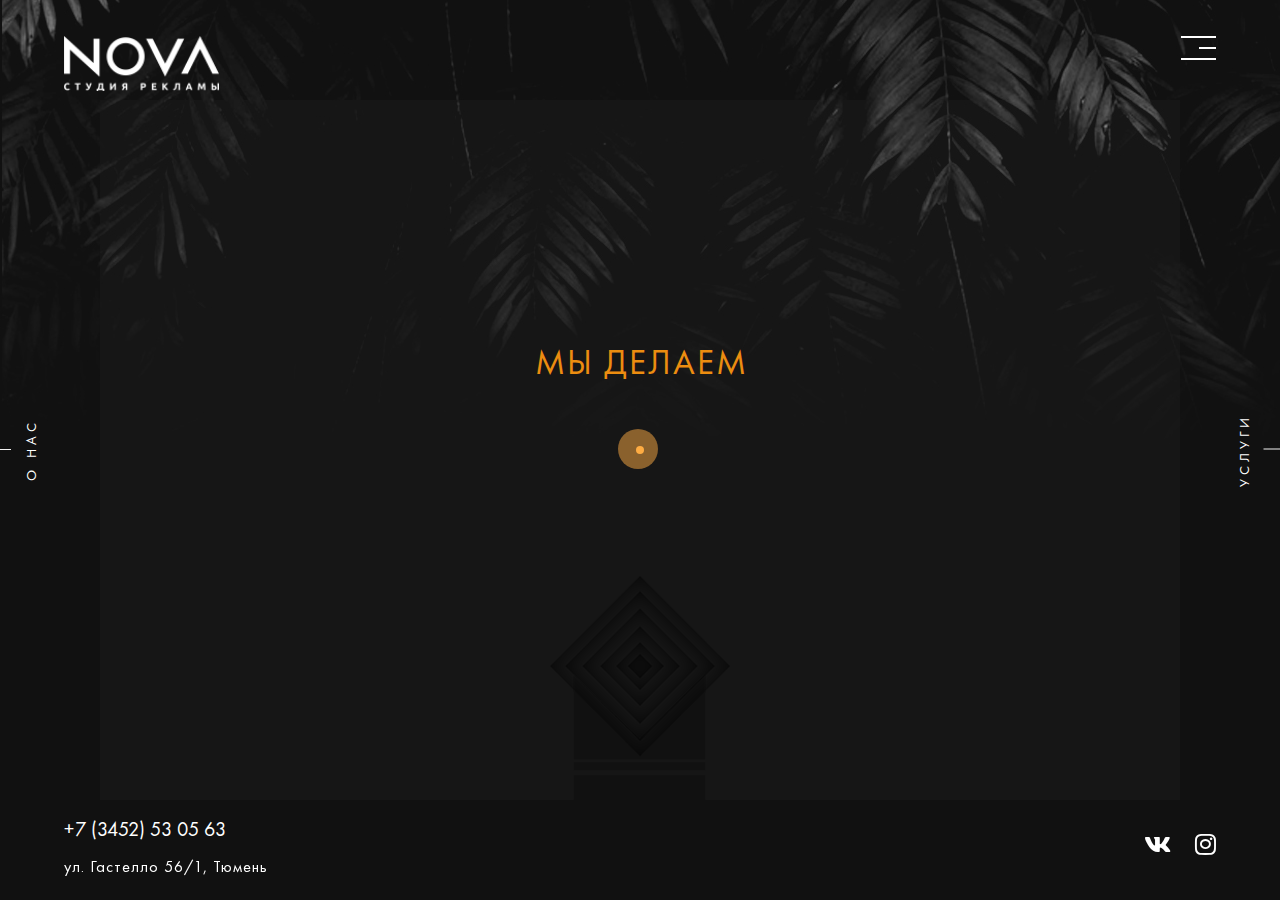
<file: index.html>
<!doctype html>
<html lang="en">

<head>
    <!-- Required meta tags -->
    <meta charset="utf-8">
    <meta name="viewport" content="width=device-width, initial-scale=1, shrink-to-fit=no">
    <!-- Plugin -->
    <link rel="stylesheet" href="css/plugin.css">
    <!-- Custpm CSS -->
    <link rel="stylesheet" href="css/style.css">
    <!-- Responsive CSS -->
    <link rel="stylesheet" href="css/responsive.css">

    <title>NOVA - студия рекламы</title>
</head>

<body class="home">
    <div id="loader"></div>

    <section class="home-container">
        <!-- Left / Right BIG Hover -->
        <div class="left-anim"></div>
        <div class="right-anim"></div>

        <!-- Background -->
        <div class="outer-page">
            <div class="inner-page">
                <div class="decor"></div>
                <div class="decor-bottom animated fadeInUp"></div>
            </div>
        </div>

        <!-- logo -->
        <div class="logo animated fadeInDown">
            <a href="index.html">NOVA logo</a>
        </div>
        <address class="phone_number">
            <a href="tel:+7(3452)530563" class="phone"><span class="phone_left">+7 (3452) 53 05 63</a>
        </address>
        <!-- logo mobile -->
        <div class="m-logo animated fadeInDown">
            <a href="index.html"><img class="mobile_logo_image" src="img/Logo_NOVA_ACTIVE.png" alt="m-logo"></a>
        </div>
        <!-- mobile navbar -->
        <a class="m-navbar-left animated fadeInDown" href="about.html">
            <span>О НАС</span>
        </a>
        <a class="m-navbar-right animated fadeInDown" href="work.html">
            <span>УСЛУГИ</span>
        </a>
        <!-- Title -->
        <div class="title animated fadeInUp">
            <h3>МЫ ДЕЛАЕМ</h3>
        </div>

        <!-- Typed Text Animation -->
        <div class="table">
            <div class="valign">
                <h1><span class="spin animated fadeInUp delay-2s"></span></h1>
            </div>
        </div>

        <!-- Button -->
        <a href="about.html" class="nav-lr nav-left">
            <span>О НАС</span>
        </a>
        <a href="work.html" class="nav-lr nav-right">
            <span>УСЛУГИ</span>
        </a>

        <!-- Social Medoa -->
        <div class="social animated fadeInUp">
            <ul class="social_net">
                <li>
                    <a href="https://vk.com/stdnova"><span class="fab fa-vk"></span></a>
                </li>
                <li>
                    <a href="https://www.instagram.com/std_nova"><span class="fab fa-instagram"></span></a>
                </li>
            </ul>
        </div>

        <!-- Copyright -->
        <div class="copyright animated fadeInUp">
            <p>ул. Гастелло 56/1, Тюмень</p>
        </div>
    </section>

    <!-- Menu Toggle -->
    <div class="button_container animated fadeInDown" id="toggle">
        <span class="top"></span>
        <span class="middle"></span>
        <span class="bottom"></span>
    </div>

    <div class="overlay" id="overlay">
        <nav class="overlay-menu">
            <ul>
                <li><a href="index.html">Главная</a></li>
                <li><a href="about.html">О нас</a></li>
                <li><a href="work.html">Услуги</a></li>
                <li><a href="outdoor.html">Наши работы</a></li>
            </ul>
        </nav>
    </div>

    <!-- Custom-cursor -->
    <div class="cursor-dot-outline"></div>
    <div class="cursor-dot"></div>

    <!-- Optional JavaScript -->
    <script src="js/jquery-3.3.1.min.js"></script>
    <!-- Plugin JS -->
    <script src="js/plugin.js"></script>
    <script src="js/custom.js"></script>
</body>

</html>
</file>
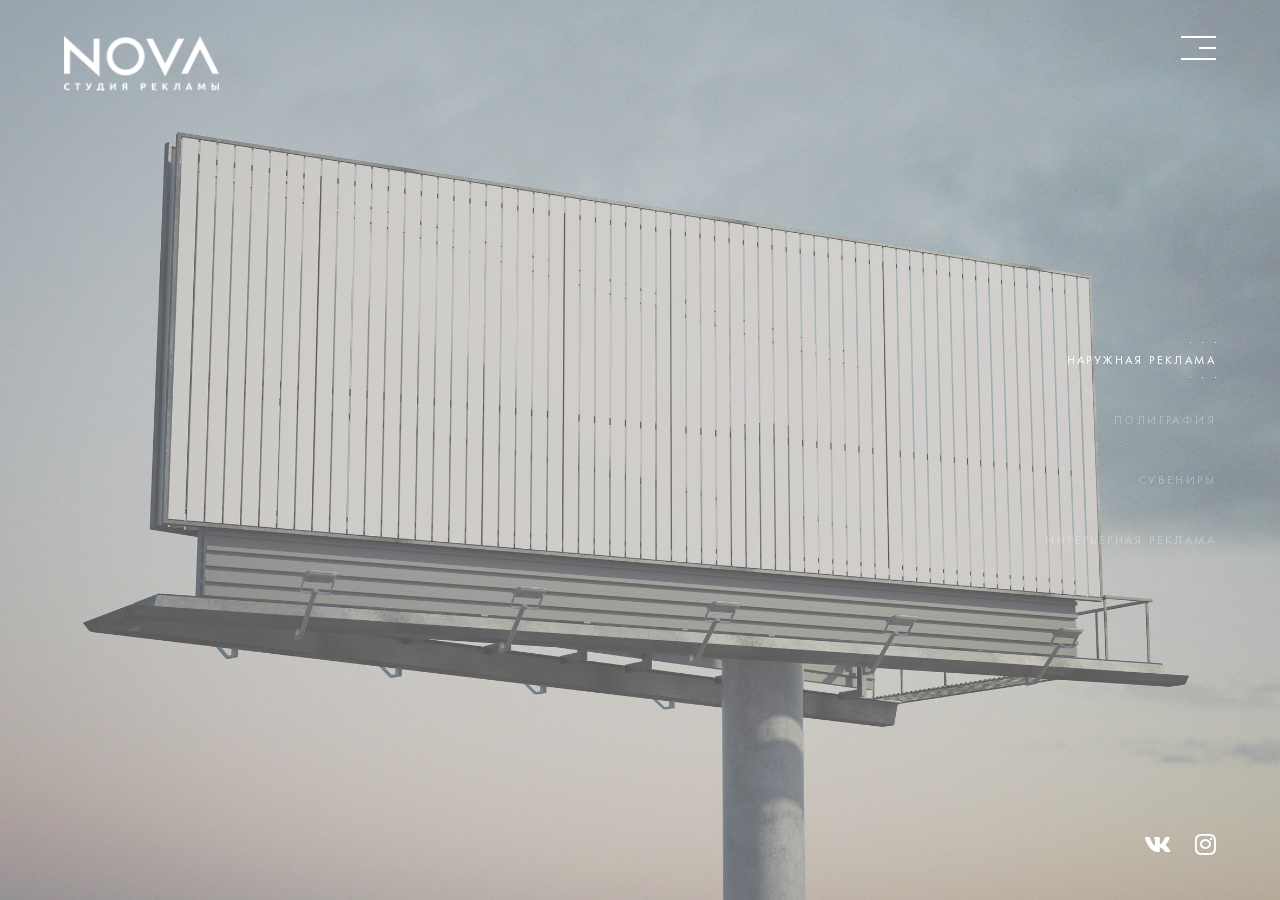
<file: work.html>
<!doctype html>
<html lang="en">

<head>
    <!-- Required meta tags -->
    <meta charset="utf-8">
    <meta name="viewport" content="width=device-width, initial-scale=1, shrink-to-fit=no">
    <!-- Plugin -->
    <link rel="stylesheet" href="css/plugin.css">
    <link rel="stylesheet" href="css/plugin/jquery.pagepiling.min.css">
    <!-- Custpm CSS -->
    <link rel="stylesheet" href="css/style.css">
    <!-- Responsive CSS -->
    <link rel="stylesheet" href="css/responsive.css">
    <title>NOVA | Портфолио</title>
</head>

<body class="work">
    <div id="loader"></div>

    <!-- Side Navbar -->
    <nav class="work-nav">
        <div class="table">
            <div class="valign">
                <a class="item-menu active" data-menuanchor="firstPage" href="outdoor.html">
                    <span class="text">Наружная реклама</span></a>
                <a class="item-menu" data-menuanchor="secondPage" href="polygraphy.html">
                    <span class="text">Полиграфия</span>
                </a>
                <a class="item-menu" data-menuanchor="thirdPage" href="souvenirs.html">
                    <span class="text">Сувениры</span>
                </a>
                <a class="item-menu" data-menuanchor="fourthPage" href="indoor.html">
                    <span class="text">Интерьерная реклама</span>
                </a>
            </div>
        </div>
    </nav>

    <!-- Work List -->
    <div class="pagepiling">
        <!-- Work 01 -->
        <div class="section work-1">
            <div class="layer">
                <!-- background -->
                <div class="prx bg-work-1" id="--1">
                    <!-- Work Image -->
                    <div class="img-obj-1" data-depth="0.20"></div>
                </div>
            </div>
            <div class="container">
                <div class="row">
                    <div class="col-md-8">
                        <div class="title-work animated fadeInUp delay-0.5s">
                            <a href="outdoor.html">
                                <h3 id="zoom-fade">Наружная реклама</h3>
                                <p class="sub">Баннеры, Вывески, Электронные табло</p>
                                <h4 class="btn-detail">Подробнее</h4>
                            </a>
                        </div>
                    </div>
                </div>
            </div>
        </div>
        <!-- Work 02 -->
        <div class="section work-2">
            <div class="layer">
                <!-- background -->
                <div class="prx bg-work-2" id="--2" data-depth="0.10">
                    <!-- work image -->
                    <div class="img-obj-2" data-depth="0.20"></div>
                </div>
            </div>
            <div class="container">
                <div class="row">
                    <div class="col-md-8">
                        <div class="title-work animated fadeInUp delay-0.5s">
                            <a href="polygraphy.html">
                                <h3 id="zoom-fade">Полиграфия</h3>
                                <p class="sub">Визитки, Плакаты, Каталоги</p>
                                <h4 class="btn-detail">Подробнее</h4>
                            </a>
                        </div>
                    </div>
                </div>
            </div>
        </div>

        <div class="section work-3">
            <div class="layer">
                <div class="prx bg-work-3" id="--3">
                    <div class="img-obj-3" data-depth="0.20"></div>
                </div>
            </div>
            <div class="container">
                <div class="row">
                    <div class="col-md-8">
                        <div class="title-work animated fadeInUp delay-0.5s">
                            <a href="souvenirs.html">
                                <h3 id="zoom-fade">Сувениры</h3>
                                <p class="sub">VIP-подарки, Бизнес-сувениры, Промо-сувениры</p>
                                <h4 class="btn-detail">Подробнее</h4>
                            </a>
                        </div>
                    </div>
                </div>
            </div>
        </div>

        <div class="section work-4">
            <div class="layer">
                <div class="prx bg-work-4" id="--4">
                    <div class="img-obj-4" data-depth="0.20"></div>
                </div>
            </div>
            <div class="container">
                <div class="row">
                    <div class="col-md-8">
                        <div class="title-work animated fadeInUp delay-0.5s">
                            <a href="indoor.html">
                                <h3 id="zoom-fade">Интерьерная реклама</h3>
                                <p class="sub">Таблички, Навигация, Витрины</p>
                                <h4 class="btn-detail">Подробнее</h4>
                            </a>
                        </div>
                    </div>
                </div>
            </div>
        </div>
    </div>

    <!-- logo -->
    <div class="logo animated fadeInDown">
        <a href="index.html">Nova Logo</a>
    </div>

    <!-- logo mobile -->
    <div class="m-logo animated fadeInDown">
        <a href="index.html"><img class="mobile_logo_image" src="img/Logo_NOVA_ACTIVE.png" alt="m-logo"></a>
    </div>
    <!-- mobile navbar -->
    <a class="m-navbar-left animated fadeInDown" href="about.html">
        <span>О НАС</span>
    </a>
    <a class="m-navbar-right animated fadeInDown" href="work.html">
        <span>УСЛУГИ</span>
    </a>

    <!-- Social Media -->
    <div class="social">
        <ul class="social_net">
            <li>
                <a href="https://vk.com/stdnova"><span class="fab fa-vk"></span></a>
            </li>
            <li>
                <a href="https://www.instagram.com/std_nova"><span class="fab fa-instagram"></span></a>
            </li>
        </ul>
    </div>

    <!-- Menu Toggle -->
    <div class="button_container" id="toggle">
        <span class="top"></span>
        <span class="middle"></span>
        <span class="bottom"></span>
    </div>

    <div class="overlay" id="overlay">
        <nav class="overlay-menu">
            <ul>
                <li><a href="index.html">Главная</a></li>
                <li><a href="about.html">О нас</a></li>
                <li><a href="work.html">Услуги</a></li>
                <li><a href="outdoor.html">Наши работы</a></li>
            </ul>
        </nav>
    </div>

    <!-- Bottom Navigation Mobile-->
    <a class="bottom-nav-m">Следующая категория</a>
    <div class="cursor-dot-outline"></div>
    <div class="cursor-dot"></div>



    <!-- Optional JavaScript -->
    <script src="js/jquery-3.3.1.min.js"></script>

    <!-- Plugin JS -->
    <script src="js/plugin-work.js"></script>
    <script src="js/work.js"></script>
</body>

</html>
</file>
<file: css/style.css>
/*-----------------------------------------------------------------
Project             : Embun - Portfolio HTML Template.
Version             : 1.0
Author              : Cingunt-Themes
=====================================================================

[Table of contents]

1. Common CSS
2. Home
3. Work
4. Work Detail
5. About

main color : #feac43;
secondary color : #ffffff ;
background : #111111;
secondary background : #2e2e2e;

==================================================================*/

/* Google Fonts */
@import url('https://fonts.googleapis.com/css?family=Poppins:400,500,600,700,900');


@font-face {
	font-family: 'Futura PT';
	src: url(../css/webfonts/FuturaPT-Heavy.ttf);
	font-weight: 900;
	font-style: normal;
}

@font-face {
	font-family: 'Futura PT';
	src: url(../css/webfonts/FuturaPT-ExtraBold.ttf);
	font-weight: 800;
	font-style: normal;
}

@font-face {
	font-family: 'Futura PT';
	src: url(../css/webfonts/FuturaPT-Bold.ttf);
	font-weight: 700;
	font-style: normal;
}

@font-face {
	font-family: 'Futura PT';
	src: url(../css/webfonts/FuturaPT-Demi.ttf);
	font-weight: 600;
	font-style: normal;
}

@font-face {
	font-family: 'Futura PT';
	src: url(../css/webfonts/FuturaPT-Book.ttf);
	font-weight: 400;
	font-style: normal;
}

@font-face {
	font-family: 'Futura PT';
	src: url(../css/webfonts/FuturaPT-BookObl.ttf);
	font-weight: 400;
	font-style: italic;
}

/* ======================================
		     [ 01 Common CSS ]
========================================== */
.mt-30 {
	margin-top: 30px !important;
}

*,
*:before,
*:after {
	-moz-box-sizing: border-box;
	-webkit-box-sizing: border-box;
	box-sizing: border-box;
	cursor: none;
}

body {
	font-family: 'Futura PT', sans-serif;
	color: #fff;
	line-height: 1;
	height: 100%;
	background-color: #f3f3f3;
	overflow-x: hidden;
	box-sizing: border-box;
}

ol,
ul {
	list-style: none;
}

blockquote,
q {
	quotes: none;
}

blockquote:before,
blockquote:after,
q:before,
q:after {
	content: '';
	content: none;
}

.m-logo,
.m-navbar-left,
.m-navbar-right {
	display: none;
}

table {
	border-collapse: collapse;
	border-spacing: 0;
}

a,
a:hover {
	text-decoration: none;
}

h1 {
	font-size: 72px;
	letter-spacing: 20px;
	font-weight: 700;
	color: #fff;
	text-transform: uppercase;
	margin: 0;
}

/* mouse scroll */

#mouse-scroll {
	style: block;
}

#mouse-scroll {
	position: absolute;
	margin: auto;
	left: 50%;
	bottom: 5%;
	-webkit-transform: translateX(-50%);
	z-index: 2;
}

#mouse-scroll span {
	display: block;
	width: 5px;
	height: 5px;
	-ms-transform: rotate(45deg);
	-webkit-transform: rotate(45deg);
	transform: rotate(45deg);
	transform: rotate(45deg);
	border-right: 1px solid #fff;
	border-bottom: 1px solid #fff;
	margin: 0 0 3px 5px;
}

#mouse-scroll .mouse {
	height: 21px;
	width: 14px;
	border-radius: 10px;
	-webkit-transform: none;
	-ms-transform: none;
	transform: none;
	border: 1px solid #ffffff;
	top: 170px;
}

#mouse-scroll .down-arrow-1 {
	margin-top: 6px;
}

#mouse-scroll .down-arrow-1,
#mouse-scroll .down-arrow-2,
#mouse-scroll .down-arrow-3 {
	-webkit-animation: mouse-scroll 1s infinite;
	-moz-animation: mouse-scroll 1s infinite;
}

#mouse-croll .down-arrow-1 {
	-webkit-animation-delay: .1s;
	-moz-animation-delay: .1s;
	-webkit-animation-direction: alternate;
}

#mouse-scroll .down-arrow-2 {
	-webkit-animation-delay: .2s;
	-moz-animation-delay: .2s;
	-webkit-animation-direction: alternate;
}

#mouse-scroll .down-arrow-3 {
	-webkit-animation-delay: .3s;
	-moz-animation-dekay: .3s;
	-webkit-animation-direction: alternate;
}

#mouse-scroll .mouse-in {
	height: 5px;
	width: 2px;
	display: block;
	margin: 5px auto;
	background: #ffffff;
	position: relative;
}

#mouse-scroll .mouse-in {
	-webkit-animation: animated-mouse 1.2s ease infinite;
	moz-animation: mouse-animated 1.2s ease infinite;
}

@-webkit-keyframes animated-mouse {
	0% {
		opacity: 1;
		-webkit-transform: translateY(0);
		-ms-transform: translateY(0);
		transform: translateY(0);
	}

	100% {
		opacity: 0;
		-webkit-transform: translateY(6px);
		-ms-transform: translateY(6px);
		transform: translateY(6px);
	}
}

@-webkit-keyframes mouse-scroll {
	0% {
		opacity: 1;
	}

	50% {
		opacity: .5;
	}

	100% {
		opacity: 1;
	}
}

@keyframes mouse-scroll {
	0% {
		opacity: 0;
	}

	50% {
		opacity: 0.5;
	}

	100% {
		opacity: 1;
	}
}

/* Button */

.btn-link {
	color: #fff;
	cursor: pointer;
	font-size: 16px;
	font-weight: 600;
	letter-spacing: 3px;
	padding: 10px 40px;
	position: relative;
	text-decoration: none;
	text-transform: uppercase;
	width: 100%;
	border: 0 solid;
	box-shadow: inset 0 0 20px rgba(255, 255, 255, 0);
	outline: 1px solid;
	outline-color: rgba(255, 255, 255, 0.5);
	outline-offset: 0px;
	text-shadow: none;
	transition: all 1250ms cubic-bezier(0.19, 1, 0.22, 1);
}

.btn-link:hover {
	color: #d7a150;
	border-radius: 0;
	border: 1px solid;
	outline-color: rgba(255, 255, 255, 0);
	outline-offset: 15px;
	text-decoration: none;
}


/* Toggle-MEnu */
.button_container {
	position: fixed;
	top: 4%;
	right: 5%;
	height: 27px;
	width: 35px;
	cursor: pointer;
	z-index: 100;
	transition: opacity .25s ease;
}

.button_container:hover {
	opacity: .7;
}

.button_container.active .top {
	-webkit-transform: translateY(11px) translateX(0) rotate(45deg);
	transform: translateY(11px) translateX(0) rotate(45deg);
	background: #111111;
}

.button_container.active .middle {
	opacity: 0;
	background: #FFF;
}

.button_container.active .bottom {
	-webkit-transform: translateY(-11px) translateX(0) rotate(-45deg);
	transform: translateY(-11px) translateX(0) rotate(-45deg);
	background: #111111;
}

.button_container .middle {
	width: 50%;
	right: 0;
}

.button_container span {
	background: #ffffff;
	border: none;
	height: 2px;
	width: 100%;
	position: absolute;
	top: 0;
	transition: all .35s ease;
	cursor: pointer;
}

.button_container.\-active span {
	background: #000;
}

.button_container span:nth-of-type(2) {
	top: 11px;
}

.button_container span:nth-of-type(3) {
	top: 22px;
}

.overlay {
	z-index: 11;
	position: fixed;
	background: #ffffff;
	top: 0;
	left: 0;
	width: 100%;
	height: 0%;
	opacity: 0;
	visibility: hidden;
	transition: opacity .35s, visibility .35s, height .35s;
	overflow: hidden;
}

.overlay.open {
	z-index: 12;
	opacity: .9;
	visibility: visible;
	height: 100%;
}

.overlay.open li {
	-webkit-animation: fadeInRight .5s ease forwards;
	animation: fadeInRight .5s ease forwards;
	-webkit-animation-delay: .35s;
	animation-delay: .35s;
}

.overlay.open li:nth-of-type(2) {
	-webkit-animation-delay: .4s;
	animation-delay: .4s;
}

.overlay.open li:nth-of-type(3) {
	-webkit-animation-delay: .45s;
	animation-delay: .45s;
}

.overlay.open li:nth-of-type(4) {
	-webkit-animation-delay: .50s;
	animation-delay: .50s;
}

.overlay.open li:nth-of-type(5) {
	-webkit-animation-delay: .60s;
	animation-delay: .60s;
}

.overlay.open li:nth-of-type(6) {
	-webkit-animation-delay: .70s;
	animation-delay: .70s;
}

.overlay nav {
	position: relative;
	height: 70%;
	top: 50%;
	-webkit-transform: translateY(-50%);
	transform: translateY(-50%);
	font-size: 50px;
	font-weight: 900;
	text-align: center;
}

.overlay ul {
	list-style: none;
	padding: 0;
	margin: 0 auto;
	display: inline-block;
	position: relative;
	height: 100%;
}

.overlay ul li {
	display: block;
	height: 25%;
	height: calc(100% / 5);
	min-height: 60px;
	position: relative;
	opacity: 0;
}

.overlay ul li a {
	position: relative;
	color: #111111;
	text-decoration: none;
	overflow: hidden;
}

.overlay ul li a:hover:after,
.overlay ul li a:focus:after,
.overlay ul li a:active:after {
	width: 100%;
}

.overlay ul li a:after {
	content: '';
	position: absolute;
	top: 50%;
	left: 50%;
	width: 0%;
	-webkit-transform: translateX(-50%);
	transform: translateX(-50%);
	height: 4px;
	background: #111111;
	transition: .35s;
}

@-webkit-keyframes fadeInRight {
	0% {
		opacity: 0;
		left: 20%;
	}

	100% {
		opacity: 1;
		left: 0;
	}
}

@keyframes fadeInRight {
	0% {
		opacity: 0;
		left: 20%;
	}

	100% {
		opacity: 1;
		left: 0;
	}
}

/* Custom Cursor */
.cursor-dot,
.cursor-dot-outline {
	z-index: 999;
	pointer-events: none;
	position: absolute;
	top: 50%;
	left: 50%;
	border-radius: 50%;
	opacity: 0;
	-webkit-transform: translate(-50%, -50%);
	transform: translate(-50%, -50%);
	transition: opacity 0.3s ease-in-out, -webkit-transform 0.3s ease-in-out;
	transition: opacity 0.3s ease-in-out, transform 0.3s ease-in-out;
	transition: opacity 0.3s ease-in-out, transform 0.3s ease-in-out, -webkit-transform 0.3s ease-in-out;
}

.cursor-dot {
	width: 8px;
	height: 8px;
	background-color: #feac43;
}

.cursor-dot-outline {
	width: 40px;
	height: 40px;
	background-color: rgba(254, 172, 67, 0.5);
}


/* ======================================
		       [ 02 Home ]
========================================== */
.home-container {
	width: 100%;
	height: 100%;
	position: absolute;
	top: 0;
	left: 0;
	display: block;
	z-index: 3;
	background: #2e2e2e;
	overflow: hidden;
}

.outer-page {
	background-repeat: no-repeat;
	background-origin: border-box;
	background-attachment: fixed;
	position: absolute;
	width: 100%;
	height: 100%;
	top: 0;
	left: 0;
	padding: 100px;
	background-image: url('../img/home-bg-layer.jpg');
}

.outer-page.\personal {
	background-image: url('../img/homr-bg-personal.jpg') !important;
	background-size: cover;
	background-position: 60% bottom;
}

.inner-page {
	z-index: 2;
	display: block;
	height: 100%;
	width: 100%;
	position: relative;
	overflow: hidden;
	background-color: black;
	background-image: url('../img/home-bg.jpg');
	background-repeat: no-repeat;
}

.inner-page.\personal {
	background: none;
}

.valign {
	display: table-cell;
	height: 100%;
	vertical-align: middle;
}

.table {
	position: absolute;
	display: table;
	width: 100%;
	height: 100%;
	z-index: 3;
}

.valign h1,
h5 {
	text-align: center;
}

.nav-lr {
	font-size: 14px;
	font-weight: 400;
	text-align: center;
	color: rgba(255, 255, 255, 1);
	position: absolute;
	z-index: 6;
	top: 50%;
	margin-top: -40px;
	letter-spacing: 4px;
	transition: all ease .5s;
	transform: rotate(-90deg);
}

.nav-lr span {
	line-height: 80px;
}

.nav-lr:hover {
	color: #000;
}

.nav-lr:before {
	content: "";
	position: absolute;
	background: #f3f3f3;
	width: 1px;
	height: 30px;
	left: 50%;
	transition: all ease 0.5s;
}

.nav-lr.\nav-right::before {
	bottom: -10px;
}

.nav-lr.\nav-left::before {
	top: -10px;
}

.nav-lr:hover.\nav-left:before {
	height: 200px;
}

.nav-lr:hover.\nav-right:before {
	height: 200px;
}

.nav-left {
	left: 0;
}

.nav-right {
	right: 0;
}

/* Left / Right BIG Hover */

.left-anim.\-active {
	transform: translateX(100%);
}

.right-anim.\-active {
	transform: translateX(-100%);
}

.left-anim {
	left: -50%;
}

.right-anim {
	right: -50%;
}

.left-anim,
.right-anim {
	display: block;
	width: 50%;
	height: 100%;
	position: absolute;
	top: 0;
	background-color: rgba(255, 255, 255, 1);
	z-index: 2;
	-moz-transition: all .5s cubic-bezier(0.42, 0, 0, 0.995);
	-o-transition: all .5s cubic-bezier(0.42, 0, 0, 0.995);
	-webkit-transition: all .5s cubic-bezier(0.42, 0, 0, 0.995);
	transition: all .5s cubic-bezier(0.42, 0, 0, 0.995);
}

.decor {
	height: 100%;
	width: 100%;
	position: absolute;
	transform: scale(.93);
	-webkit-transform: scale(.93);
	-moz-transform: scale(.93);
	background: url('../img/bg-decor.png');
	background-repeat: no-repeat;
	opacity: 0;
	background-position: center center;
	background-size: contain;
	-moz-transition: all .5s cubic-bezier(0.42, 0, 0, 0.995);
	-o-transition: all .5s cubic-bezier(0.42, 0, 0, 0.995);
	-webkit-transition: all .5s cubic-bezier(0.42, 0, 0, 0.995);
	transition: all .5s cubic-bezier(0.42, 0, 0, 0.995);
}

.decor.\-active {
	-webkit-transform: scale(2);
	-moz-transform: scale(2);
	transform: scale(2);
	opacity: 0.02;
}

.decor-bottom {
	height: 224px;
	width: 180px;
	position: absolute;
	bottom: 0;
	left: 50%;
	margin-left: -90.5px;
	background: url('../img/decor-bottom.png');
	background-repeat: no-repeat;
	opacity: 1;
	background-position: bottom center;
	background-size: contain;
	-moz-transition: all 2.8s cubic-bezier(0.42, 0, 0, 0.995);
	-o-transition: all 2.8s cubic-bezier(0.42, 0, 0, 0.995);
	-webkit-transition: all 2.8s cubic-bezier(0.42, 0, 0, 0.995);
	transition: all 2.8s cubic-bezier(0.42, 0, 0, 0.995);
}

.decor-bottom.\-active-right {
	background: url('../img/decor-bottom-hover.png') !important;
}

.decor-bottom.\-active-left {
	background: url('../img/decor-bottom-hover-2.png') !important;
}

/* logo */

.logo {
	position: fixed;
	top: 4%;
	width: 155px;
	height: 55px;
	background-image: url('../img/Logo_NOVA_ACTIVE.png');
	background-size: cover;
	background-repeat: no-repeat;
	left: 5%;
	z-index: 99;
	letter-spacing: 26px;
}

.logo a {
	color: transparent;
}

.logo.\-active {
	background-image: url('../img/Logo_NOVA.png') !important;
	background-size: cover;
	background-repeat: no-repeat;
}

.title {
	text-align: center;
	position: absolute;
	top: 38%;
	left: calc(50% - 105px);
	z-index: 5;
}

.title-personal {
	width: 450px;
	margin-left: 15%;
}

.title-personal h1 {
	font-size: 90px;
	font-weight: 900;
	text-align: left !important;
	background-image: -moz-linear-gradient(-30deg, rgb(255, 128, 8) 0%, rgb(255, 200, 55) 100%);
	background-image: -webkit-linear-gradient(-30deg, rgb(255, 128, 8) 0%, rgb(255, 200, 55) 100%);
	background-image: -ms-linear-gradient(-30deg, rgb(255, 128, 8) 0%, rgb(255, 200, 55) 100%);
	-webkit-background-clip: text;
	-webkit-text-fill-color: transparent
}

.title-personal p {
	margin: 10px 0 0 0;
	font-size: 16px;
	font-weight: 600;
	letter-spacing: 1.4px;
	line-height: 30px;
}

.title-personal .mt-30 {
	margin-top: 40px !important;
}

.title h3 {
	letter-spacing: 2px;
	font-size: 35px;
	font-weight: 400;
	color: #ec8d10;
}

.phone_number {
	position: absolute;
	left: 5%;
	bottom: 5%;
	z-index: 10;
}

.phone {
	color: rgba(255, 255, 255, 1);
	font-size: 20px;
	font-weight: 400;
}

.phone:hover {
	color: #ec8d10;
}

.phone.\-active {
	color: #000;
}

/* social media */

.social {
	position: fixed;
	bottom: 3%;
	right: 5%;
	z-index: 10;
}

.social ul li {
	display: inline;
	margin: 0 0 0 20px;
}

.social ul li a {
	font-size: 24px;
	color: #fff;
}

.social.\-active a {
	color: #000;
}

/* Copyright */
.copyright {
	position: fixed;
	bottom: 1%;
	left: 5%;
	z-index: 10;
	font-weight: 400;
	font-size: 16px;
	letter-spacing: 1px;
	color: #fff;
}

.copyright.\-active {
	color: #000;
}

/* Title animation */
.spin:after {
	font-family: 'Futura PT';

	content: "";
	animation: spin 11s linear infinite;
	-webkit-animation-name: spin;
	-webkit-animation-duration: 11s;
	-webkit-animation-timing-function: linear;
	-webkit-animation-iteration-count: infinite;
}

@-webkit-keyframes spin {
	0% {
		content: "баннеры";
	}

	10% {
		content: "световые вывески";
	}

	20% {
		content: "навигацию";
	}

	30% {
		content: "электронные табло";
	}

	40% {
		content: "визитки";
	}

	50% {
		content: "буклеты";
	}

	60% {
		content: "шелкографию";
	}

	70% {
		content: "брендирование авто";
	}

	80% {
		content: "сувенирную продукцию";
	}

	90% {
		content: "дизайн";
	}

	100% {
		content: "витрины";
	}
}

@keyframes spin {
	0% {
		content: "баннеры";
	}

	10% {
		content: "световые вывески";
	}

	20% {
		content: "навигацию";
	}

	30% {
		content: "электронные табло";
	}

	40% {
		content: "визитки";
	}

	50% {
		content: "буклеты";
	}

	60% {
		content: "шелкографию";
	}

	70% {
		content: "брендирование авто";
	}

	80% {
		content: "сувенирную продукцию";
	}

	90% {
		content: "дизайн";
	}

	100% {
		content: "витрины";
	}
}

/* ======================================
		       [ 03 Work ]
========================================== */

.section {
	background: rgb(168, 167, 167);
	height: 100%;
	width: 100%;
}

.layer {
	position: absolute !important;
	top: 0;
	left: 0;
	width: 100%;
	height: 100%;
}

.bg-work-1 {
	position: relative;
	height: 100%;
	width: 100%;
	background: url('../img/works/work1.jpg');
	background-attachment: fixed;
	background-size: cover;
	background-repeat: no-repeat;
	background-position: center bottom;
	background-color: #000;
	opacity: 0.5;
}

.img-obj-1 {
	width: 50%;
	height: 50%;
	left: 40% !important;
	top: 30% !important;
	background-position: center center;
	background-size: contain;
	background-repeat: no-repeat;
	background-position: center center;
}

.bg-work-2 {
	position: relative;
	height: 100%;
	width: 100%;
	background: url('../img/works/work2.jpg');
	background-size: cover;
	background-repeat: no-repeat;
	background-position: center bottom;
	background-color: #000;
	opacity: 0.5;
}

.img-obj-2 {
	width: 50%;
	height: 50%;
	left: 40% !important;
	top: 30% !important;
	background-position: center center;

	background-size: contain;
	background-repeat: no-repeat;
	background-position: center center;
}

.bg-work-3 {
	position: relative;
	height: 100%;
	width: 100%;
	background: url('../img/works/work3.jpg');
	background-size: cover;
	background-repeat: no-repeat;
	background-position: center bottom;
	background-color: #000;
	opacity: 0.5;
}

.img-obj-3 {
	width: 50%;
	height: 50%;
	left: 40% !important;
	top: 30% !important;
	background-position: center center;

	background-size: contain;
	background-repeat: no-repeat;
	background-position: center center;
}

.bg-work-4 {
	position: relative;
	height: 100%;
	width: 100%;
	background: url('../img/works/Work4.jpg');
	background-size: cover;
	background-repeat: no-repeat;
	background-position: center bottom;
	background-color: #000;
	opacity: 0.5;
}

.img-obj-4 {
	width: 50%;
	height: 50%;
	left: 40% !important;
	top: 30% !important;
	background-position: center center;

	background-size: contain;
	background-repeat: no-repeat;
	background-position: center center;
}

.title-work {
	opacity: 0;
	transition: all ease-in-out 2s;
}

.title-work .animated {
	opacity: 1;
}

.work-nav {
	position: absolute;
	width: 200px;
	top: 15%;
	right: 5%;
	height: 70%;
	z-index: 99;
}

.work-nav .item-menu {
	display: block;
	float: right;
	clear: both;
	letter-spacing: 2.4px;
}

.text {
	display: block;
	line-height: 60px;
	font-size: 12px;
	color: white;
	text-transform: uppercase;
	opacity: .3;
	-moz-transition: all .3s cubic-bezier(0.42, 0, 0, 0.995);
	-o-transition: all .3s cubic-bezier(0.42, 0, 0, 0.995);
	-webkit-transition: all .3s cubic-bezier(0.42, 0, 0, 0.995);
	transition: all .3s cubic-bezier(0.42, 0, 0, 0.995);
}

.item-menu.active .text {
	opacity: 1;
	background: url('../img/works/nav-active.png') no-repeat right center;
}

#zoom-fade {
	position: absolute;
	margin-top: -60px;
	font-size: 40px;
	font-weight: 900;
	color: #d7a150;
	text-decoration: none;
	-webkit-background-clip: text;
	-webkit-text-fill-color: transparent;
	background-image: linear-gradient(to right, #feac43, #feac43 50%, white 50%);
	background-size: 200% 100%;
	background-position: 100%;
	-webkit-transition: all 0.3s cubic-bezier(0, 0, 0.23, 1);
	-o-transition: all 0.3s cubic-bezier(0, 0, 0.23, 1);
	-moz-transition: all 0.3s cubic-bezier(0, 0, 0.23, 1);
	transition: all 0.3s cubic-bezier(0, 0, 0.23, 1);
}

#zoom-fade:hover {
	background-position: 0%;
}

.sub {
	background: url('../img/works/work-sub.png') no-repeat left center;
	padding-left: 30px;
	background-size: contain;
	color: white;
	font-weight: 500;
	letter-spacing: 1px;
}



.btn-detail {
	position: absolute;
	font-size: 18px;
	color: white;
	font-weight: 400;
	font-style: italic;
	padding-right: 130px;
	background: url('../img/works/detail-to.png') no-repeat right center;
}

.btn-detail:hover {
	opacity: 1;
	-webkit-transition: all 0.3s cubic-bezier(0, 0, 0.23, 1);
	-o-transition: all 0.3s cubic-bezier(0, 0, 0.23, 1);
	-moz-transition: all 0.3s cubic-bezier(0, 0, 0.23, 1);
	transition: all 0.3s cubic-bezier(0, 0, 0.23, 1);
}


/* ======================================
		     [ 04 Work-detail ]
========================================== */

.btn-back {
	position: fixed;
	top: 5%;
	right: 5%;
	z-index: 10;
	color: #fff;
}

.txt {
	padding-right: 40px;
	font-weight: 400;
	font-size: 14px;
	letter-spacing: 1px;
	line-height: 24px;
	color: black
}

.txt:hover {
	color: #ec8d10;
}

.txtwhite {
	color: white;
}

.btn-back span {
	top: 0;
	margin-top: -2px;
	opacity: .7;
	position: absolute;
	right: 0;
	transition: all 100ms ease-in-out;
}

.btn-back:hover span {
	opacity: 1;
	-ms-transform: rotate(90deg);
	/* IE 9 */
	-webkit-transform: rotate(90deg);
	/* Chrome, Safari, Opera */
	transform: rotate(90deg);
}

.m-each {
	padding: 50px 0;
}

.work-detail .table {
	top: 0;
}

.main-detail-bg {
	position: fixed;
	height: 100%;
	width: 100%;
	top: 0;
	left: 0;
	background-color: #000;
	z-index: -3;
}

#outdoor_background {
	background-image: url('../img/works/work1.jpg');
	background-repeat: no-repeat;
	background-size: cover;
	background-position: center bottom;
	opacity: 0.7;
}

#indoor_background {
	background-image: url('../img/works/work4.jpg');
	background-repeat: no-repeat;
	background-size: cover;
	background-position: center bottom;
	opacity: 0.7;
}

#polygraphy_background {
	background-image: url('../img/works/work2.jpg');
	background-repeat: no-repeat;
	background-size: cover;
	background-position: center bottom;
	opacity: 0.7;
}

#souvenirs_background {
	background-image: url('../img/works/work3.jpg');
	background-repeat: no-repeat;
	background-size: cover;
	background-position: center bottom;
	opacity: 0.7;
}

.title-work-detail {
	background: #161616;
	padding: 50px 40px;
}

.dash {
	width: 80px;
	height: 1px;
	background: #fff;
	margin: 20px 0;
}

.title-work-detail h2,
.web-detail h3 {
	font-size: 30px;
	font-weight: 900;
	letter-spacing: 2px;
}

.title-work-detail p,
.web-detail p {
	margin-top: 10px;
	font-weight: 400;
	font-size: 14px;
	letter-spacing: 1px;
	line-height: 24px;
}

.web-detail h3 {
	margin-bottom: 75px;
}

.web-detail h3:after {
	content: '';
	height: 40px;
	width: 2px;
	background: #d7a150;
	position: absolute;
	left: 50%;
	margin-top: 50px;
}

p.project {
	font-size: 12px;
	font-style: italic;
	color: #d7a150;
}

.bg-main {
	background-image: url(../img/background.jpg);
}

.bg-white {
	background-image: url(../img/bg-light.png);
}

.bg-white p {
	color: #2e2e2e;
	margin: 50px 0;
	font-weight: 400;
	font-size: 18px;
	letter-spacing: 1px;
	line-height: 24px;
}

.mt-full {
	margin-top: 100vh;
}

.web-detail {
	padding: 100px 0 40px 0;
}

.image-work {
	margin-top: 30px;
}

ul.prev-nex-btn {
	padding: 0;
}

.prev-nex-btn li {
	display: inline-block;
	margin: 0 10px;
}

.prev-nex-btn li a {
	color: #fff;
	font-weight: 300;
	font-size: 12px;
	letter-spacing: 1px;
	line-height: 24px;
}


/* ======================================
		       [ 05 About ]
========================================== */

.about .main-detail-bg {
	background: url('../img/Logo_NOVA_main.png') no-repeat center center;
	background-color: #111111;
	background-size: contain;
}

.title-about h2 {
	font-weight: 400;
	font-size: 36px;
	line-height: 50px;
	letter-spacing: 2px;
}

.title-about h2 span {
	color: #feac43;
}

.about .table {
	top: 0;
}

.about .bg-white,
.about .bg-main {
	padding: 50px 0;
}

.about p {
	color: black;
	font-weight: 600;
	margin: 0;
}

.about h3 {
	color: rgb(254, 172, 67);
	letter-spacing: 0;
	font-size: 24px;
	font-weight: 600;
}

.icon_img {
	width: 32px;
	height: 32px;
}

ul.list-services li {
	display: block;
	text-transform: uppercase;
	color: #807b7b;
	font-size: 13px;
	font-weight: 500;
	font-style: normal;
	font-stretch: normal;
	line-height: 2.73;
	letter-spacing: 1.1px;
	word-spacing: 2px;
	margin: 0;
}

ul.list-services {
	list-style: none;
	margin: 0 0 0 2px;
	padding: 4px 0 0;
}

.ww-content {
	background: #111111;
	padding: 40px 30px;
	border-bottom: 3px solid transparent;
	-o-transition: all .4s ease-in-out;
	-webkit-transition: all .4s ease-in-out;
	transition: all .4s ease-in-out;
}

.ww-content h5 {
	text-align: left;
}

.ww-content:hover {
	background: #feac43;
	border-bottom: 3px solid #111111;
}

.icon {
	margin: 0 0 30px 0;
}

.client {
	background: rgba(0, 0, 0, .1);
	padding: 30px;
	height: 150px;
	width: 300px;
	display: table-cell;
	vertical-align: middle;
}

.client img {
	width: 100%;
}

.email {
	padding: 200px 0 100px 0;
}

.email_text {
	position: relative;
	display: block;
	line-height: 50px;
	margin-top: 20px;
	left: 0;
	color: #FFF;
	font-size: 36px;
}

.email_text:hover {
	color: #ec8d10;
}

#about_footer {
	text-align: center;
}

.footer {
	margin-top: 100px;
	padding-bottom: 30px !important;
}

.footer a {
	color: #FFF;
}

.footer a:hover {
	color: #ec8d10;
}

.footer p {
	color: #fff;
	font-weight: 400;
	font-size: 14px;
	letter-spacing: 1px;
	line-height: 24px;
}

.footer i.fas {
	margin: 20px 0;
	font-size: 18px;
	color: #feac43;
}
</file>
<file: css/responsive.css>
/* Extra small devices (phones, 600px and down) */
@media only screen and (max-width: 600px),
(max-height: 600px) {

    /* ==============================
                [ 01 Home ]
       ============================== */

    h1 {
        font-size: 30px;
        letter-spacing: 3px;
    }

    .outer-page {
        padding: 5px;
    }


    .nav-lr {
        display: none;
    }

    .button_container {
        display: none;
    }

    .logo {
        display: none;
    }

    .m-logo {
        display: block;
        position: absolute;
        top: 20px;
        left: calc(50% - 50px);
        z-index: 10;
        height: 50px;
    }

    .mobile_logo_image {
        width: 100px;
    }

    .m-navbar-left {
        display: block;
        position: absolute;
        top: 35px;
        left: 15%;
        z-index: 10;
    }

    .button_container {
        right: 5%;
    }

    .m-navbar-right {
        display: block;
        position: absolute;
        top: 35px;
        right: 13%;
        z-index: 10;
    }

    .m-navbar-left span,
    .m-navbar-right span {
        color: #fff;
        letter-spacing: 1px;
        font-size: 12px;
        font-weight: 700;
    }

    .title-personal {
        width: 80%;
        margin-left: 10%;
    }

    .title-personal h1 {
        font-size: 60px;
    }

    .title-personal p {
        font-size: 14px;
    }

    /* social media */
    .social {
        text-align: right;
        width: 100%;
        bottom: 2px;
    }

    .social ul {
        padding: 0;
    }

    .social ul li a {
        font-size: 20px;
    }

    .copyright {
        text-align: left;
        width: 100%;
        font-size: 14px;
        bottom: 2px;
    }


    /* ==============================
                [ 02 Work ]
       ============================== */
    .row .col-md-8 {
        position: unset;
    }

    .title-work {
        position: absolute;
        width: 90%;
        left: 5%;
        bottom: 15%;
        padding: 30px;
        border: 1px solid #fff;
        background: rgba(0, 0, 0, .5);
    }

    .work-nav {
        display: none;
    }

    #zoom-fade,
    .btn-detail {
        position: relative;
    }

    #zoom-fade {
        font-size: 24px;
        margin: 0;
    }

    .sub {
        background: transparent;
        padding-left: 0;
        margin: 20px 0;
        font-size: 14px;
        line-height: 20px;
    }

    .btn-detail {
        float: left;
    }

    .work .social {
        display: none;
    }

    .img-obj-1,
    .img-obj-2,
    .img-obj-3,
    .img-obj-4,
    .img-obj-5,
    .img-obj-6 {
        width: 70%;
        height: 70%;
        left: 15% !important;
        top: 15% !important;
    }

    .bottom-nav-m {
        position: fixed;
        z-index: 11;
        bottom: 20px;
        right: 20px;
        color: #fff;
        font-size: 12px;
        background: url('../img/works/next-mobile.png') no-repeat left center;
        padding: 10px 0px 10px 25px;
    }

    /* ==============================
                [ 03 About ]
       ============================== */
    .about .main-detail-bg {
        background-image: none;
        background-repeat: repeat;
        background-position: center;
        background-size: contain;
    }

    .title-about h2 {
        font-weight: 600;
        font-size: 20px;
        line-height: 30px;
        letter-spacing: 1px;
    }

    .about .bg-white,
    .about .bg-main {
        padding: 30px 0;
    }

    .about h2 {
        font-size: 16px;
    }

    .email {
        padding: 100px 0 50px 0;
    }

    .footer {
        margin-top: 10px !important;
        text-align: center;
    }

}

/* @media screen and (max-width: 1500px){
    .inner-page {
        background-position-x: 25px;
    }
} */

@media (max-width: 1199.98px) {
    h1 {
        font-size: 30px;
        letter-spacing: 3px;
    }

    *,
    *:before,
    *:after {

        cursor: auto;
    }

    .cursor-dot-outline {
        display: none;
    }

    .cursor-dot {
        display: none;
    }
}
</file>
<file: css/plugin.css>
@import "plugin/all.css";

@import "plugin/bootstrap.min.css";

@import "plugin/loader.css";

@import "plugin/animate.min.css";

@import "plugin/aos.css";
</file>
